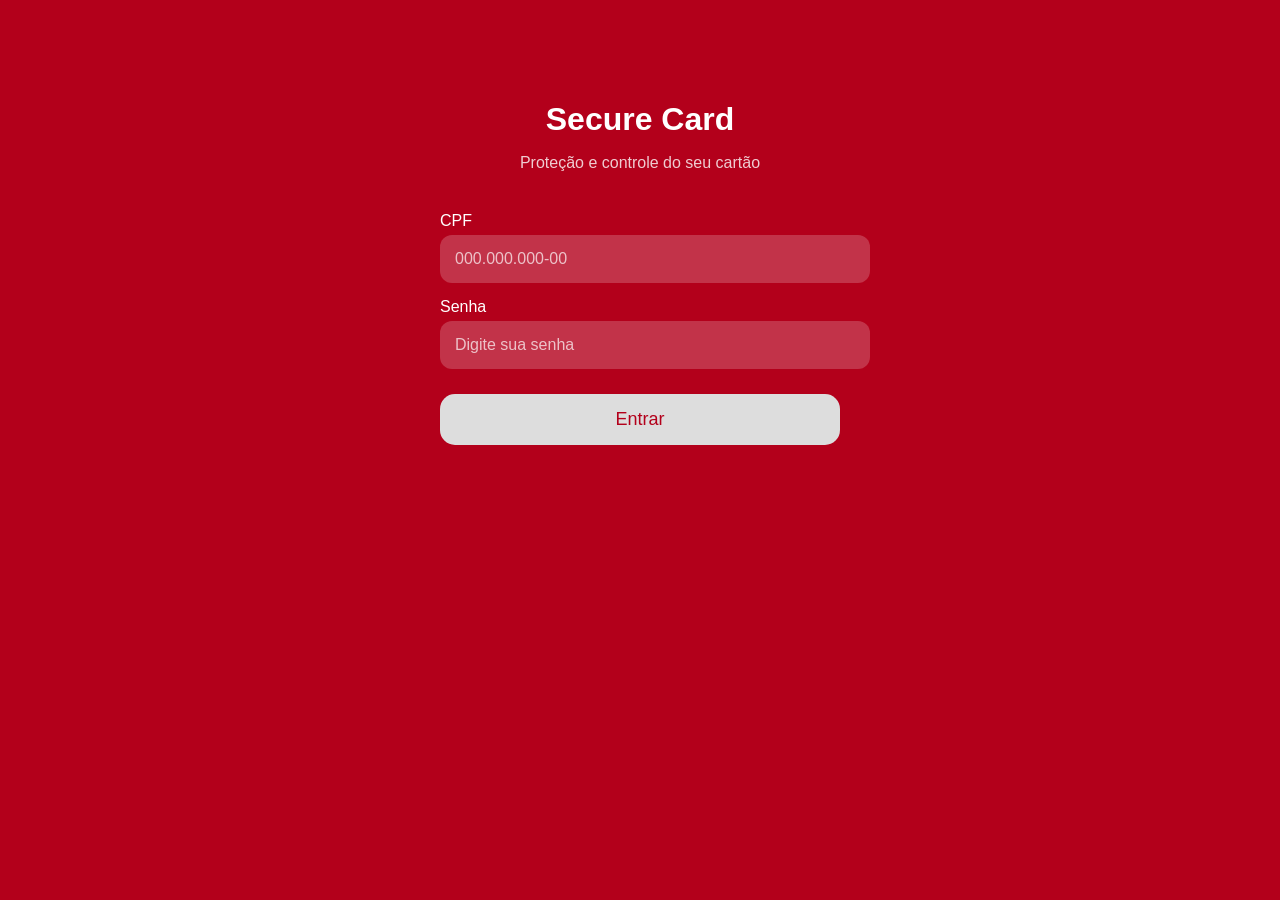
<file: src/main/resources/static/index.html>
<!DOCTYPE html>
<html lang="pt-br">
<head>
    <meta charset="UTF-8">
    <meta name="viewport" content="width=device-width, initial-scale=1.0">
    <title>Login</title>
    <link rel="stylesheet" href="style.css">
</head>
<body>
    <div class="container">
    <h1>Secure Card</h1>
    <p class="subtitle">Proteção e controle do seu cartão</p>

    <form onsubmit="validarLogin(event)">

    <label>CPF</label>
    <input type="text" id="cpf" placeholder="000.000.000-00" maxlength="14" required>

    <label>Senha</label>
    <div class="password-box">
        <input type="password" id="senha" placeholder="Digite sua senha" required minlength="4" maxlength="14">
        <span onclick="toggleSenha()"></span>
    </div>

    <button type="submit">Entrar</button>

</form>
</div>
<script src="script.js"></script>
</body>
</html>
</file>
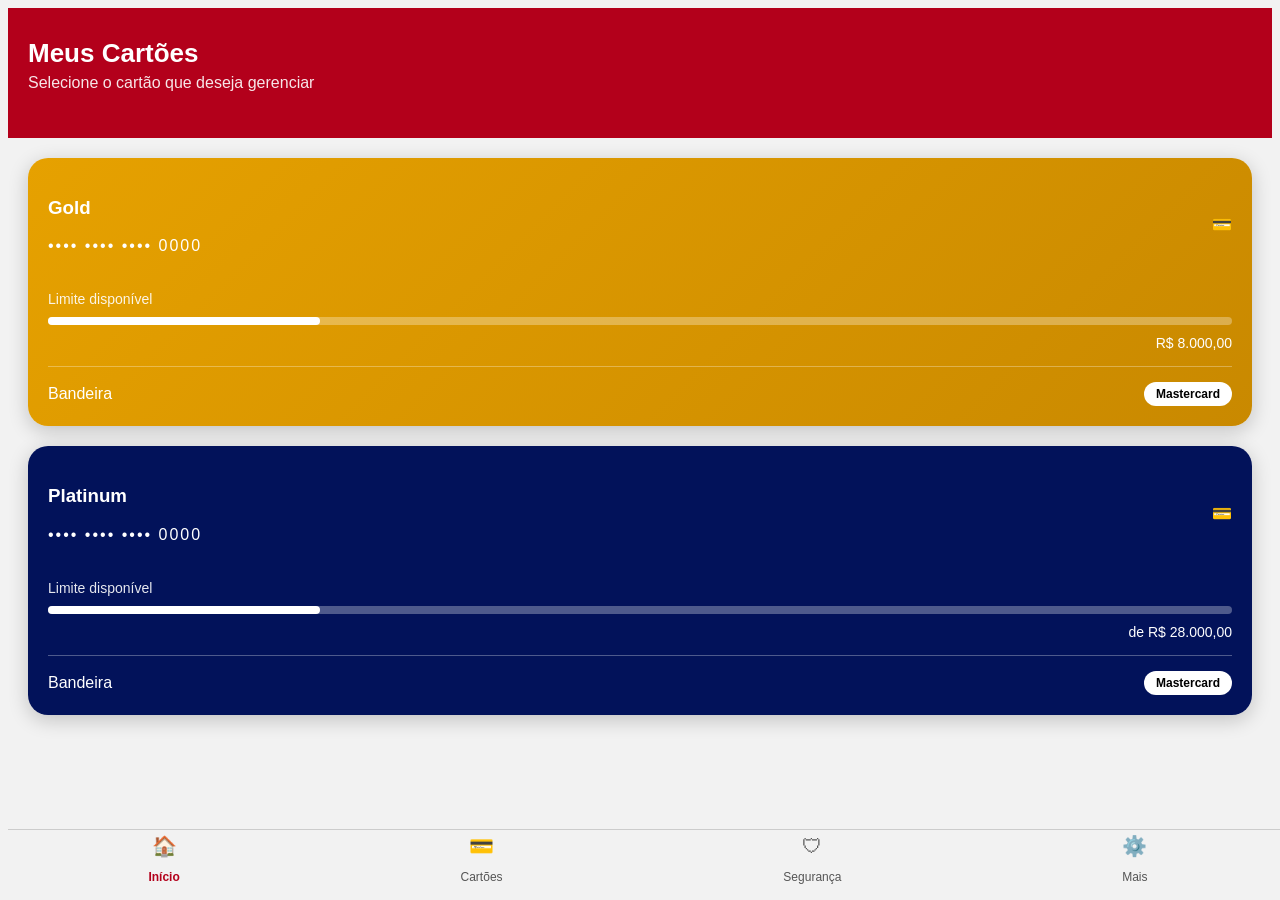
<file: src/main/resources/static/cartoes.html>
<!DOCTYPE html>
<html lang="pt-br">
<head>
    <meta charset="UTF-8">
    <meta name="viewport" content="width=device-width, initial-scale=1.0">
    <title>Cartões</title>
    <link rel="stylesheet" href="cartoes.css">
</head>
<body>
    <div class="topo-cartoes">
    <h1>Meus Cartões</h1>
    <p>Selecione o cartão que deseja gerenciar</p>
</div>
    <div class="cartao">
    <div class="cartao-pro"onclick="selecionarCartaoCredito('5678')()">

    <div class="topo">
        <div>
            <h3>Gold</h3>
            <p class="numero" id="cartao-gold">•••• •••• •••• 0000</p>
        </div>
        <div class="icone">💳</div>
    </div>

    <div class="limite">
        <div class="limite-topo">
            <span>Limite disponível</span>
            <span></span>
        </div>

        <div class="barra">
            <div class="progresso"></div>
        </div>

        <div class="valores">
            <strong></strong>
            <span>R$ 8.000,00</span>
        </div>
    </div>

    <hr>

    <div class="rodape">
        <span>Bandeira</span>
        <div class="tag">Mastercard</div>
    </div>
    </div>
    <div class="cartao-pro2"onclick="selecionarCartaoCredito('1245')()">

    <div class="topo2">
        <div>
            <h3>Platinum</h3>
            <p class="numero2" id="cartao-platinum">•••• •••• •••• 0000</p>
        </div>
        <div class="icone">💳</div>
    </div>

    <div class="limite2">
        <div class="limite-topo2">
            <span>Limite disponível</span>
            <span></span>
        </div>

        <div class="barra2">
            <div class="progresso2"></div>
        </div>

        <div class="valores2">
            <strong></strong>
            <span>de R$ 28.000,00</span>
        </div>
    </div>

    <hr>

    <div class="rodape2">
        <span>Bandeira</span>
        <div class="tag2">Mastercard</div>
    </div>

</div></div>
<div class="footer">
    <div class="item ativo" onclick="irPara('inicio')">
        <span>🏠</span>
        <p>Início</p>
    </div>

    <div class="item" onclick="irPara('cartoes')">
        <span>💳</span>
        <p>Cartões</p>
    </div>

    <div class="item" onclick="irPara('seguranca')">
        <span>🛡</span>
        <p>Segurança</p>
    </div>
    <div class="item" onclick="irPara('Mais')">
        <span>⚙️</span>
        <p>Mais</p>
    </div>
</div>
    <script src="cartoes.js"></script>
</body>
</html>
</file>
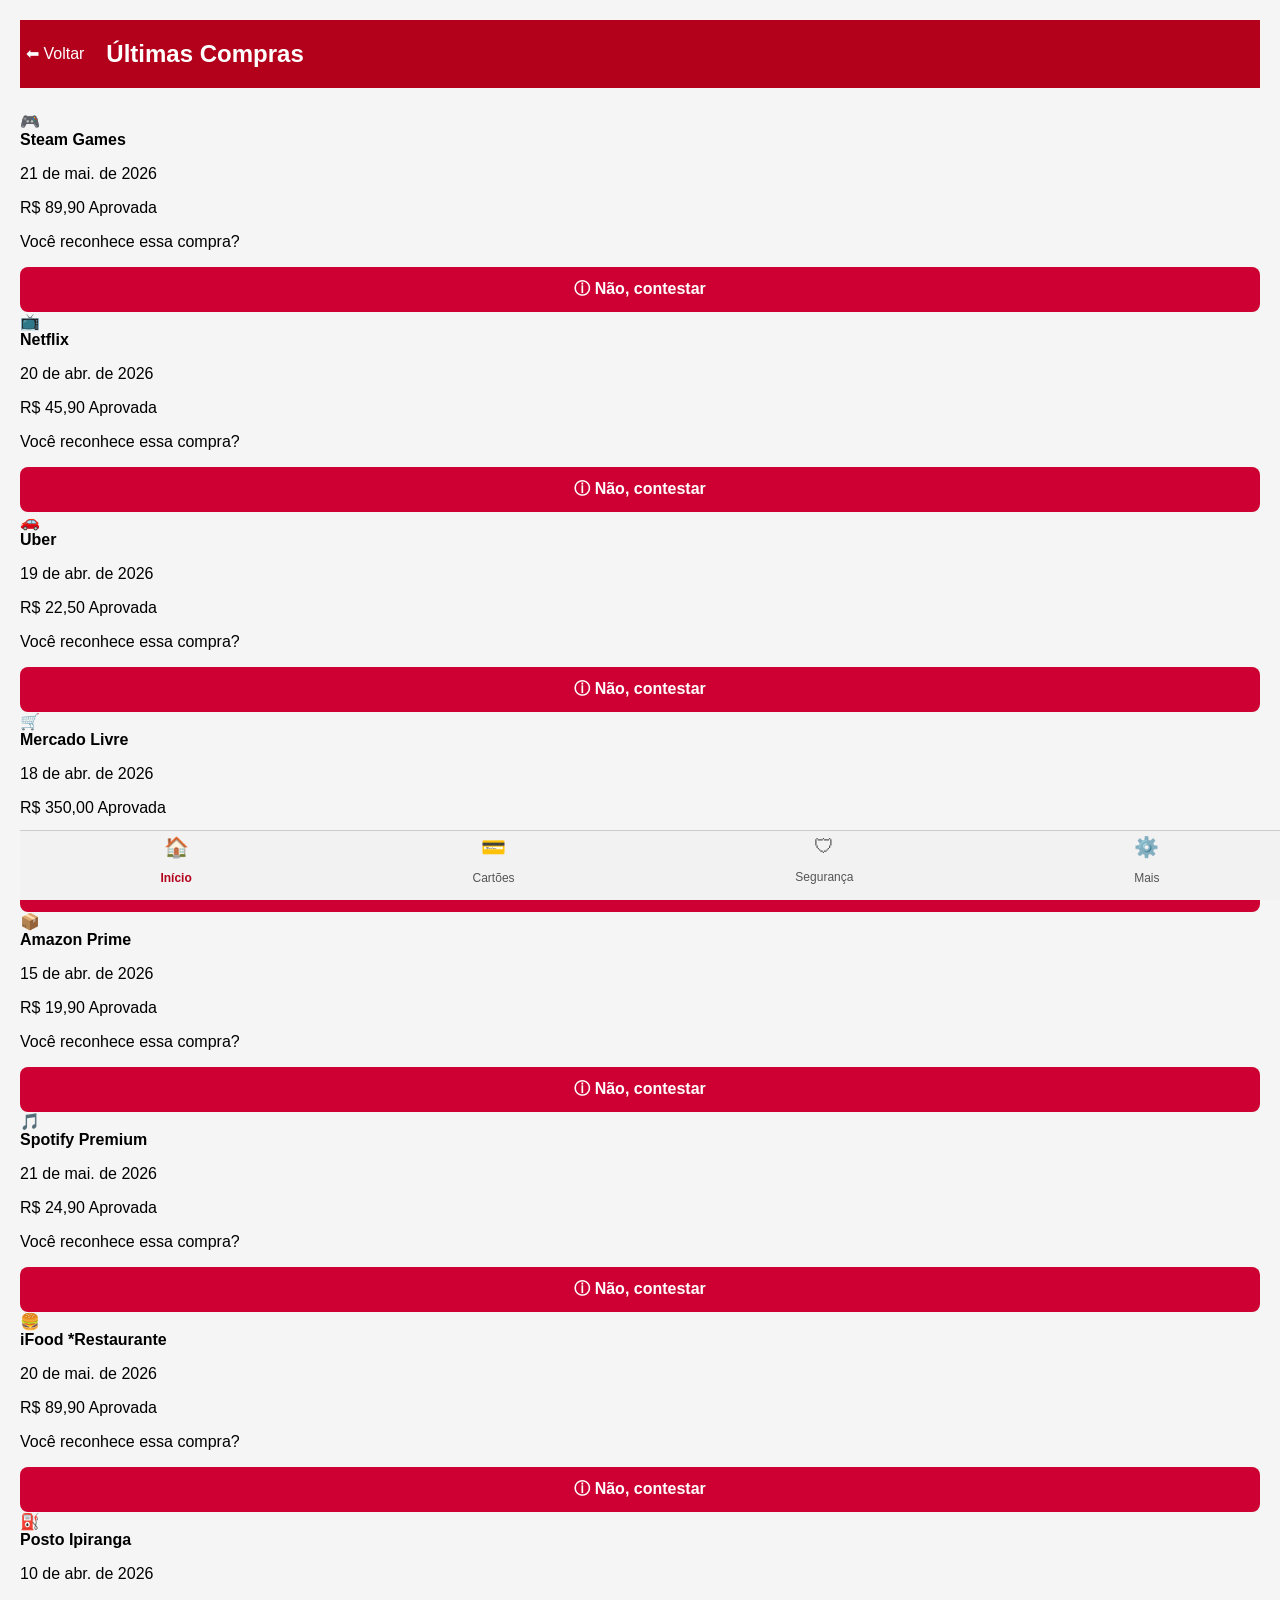
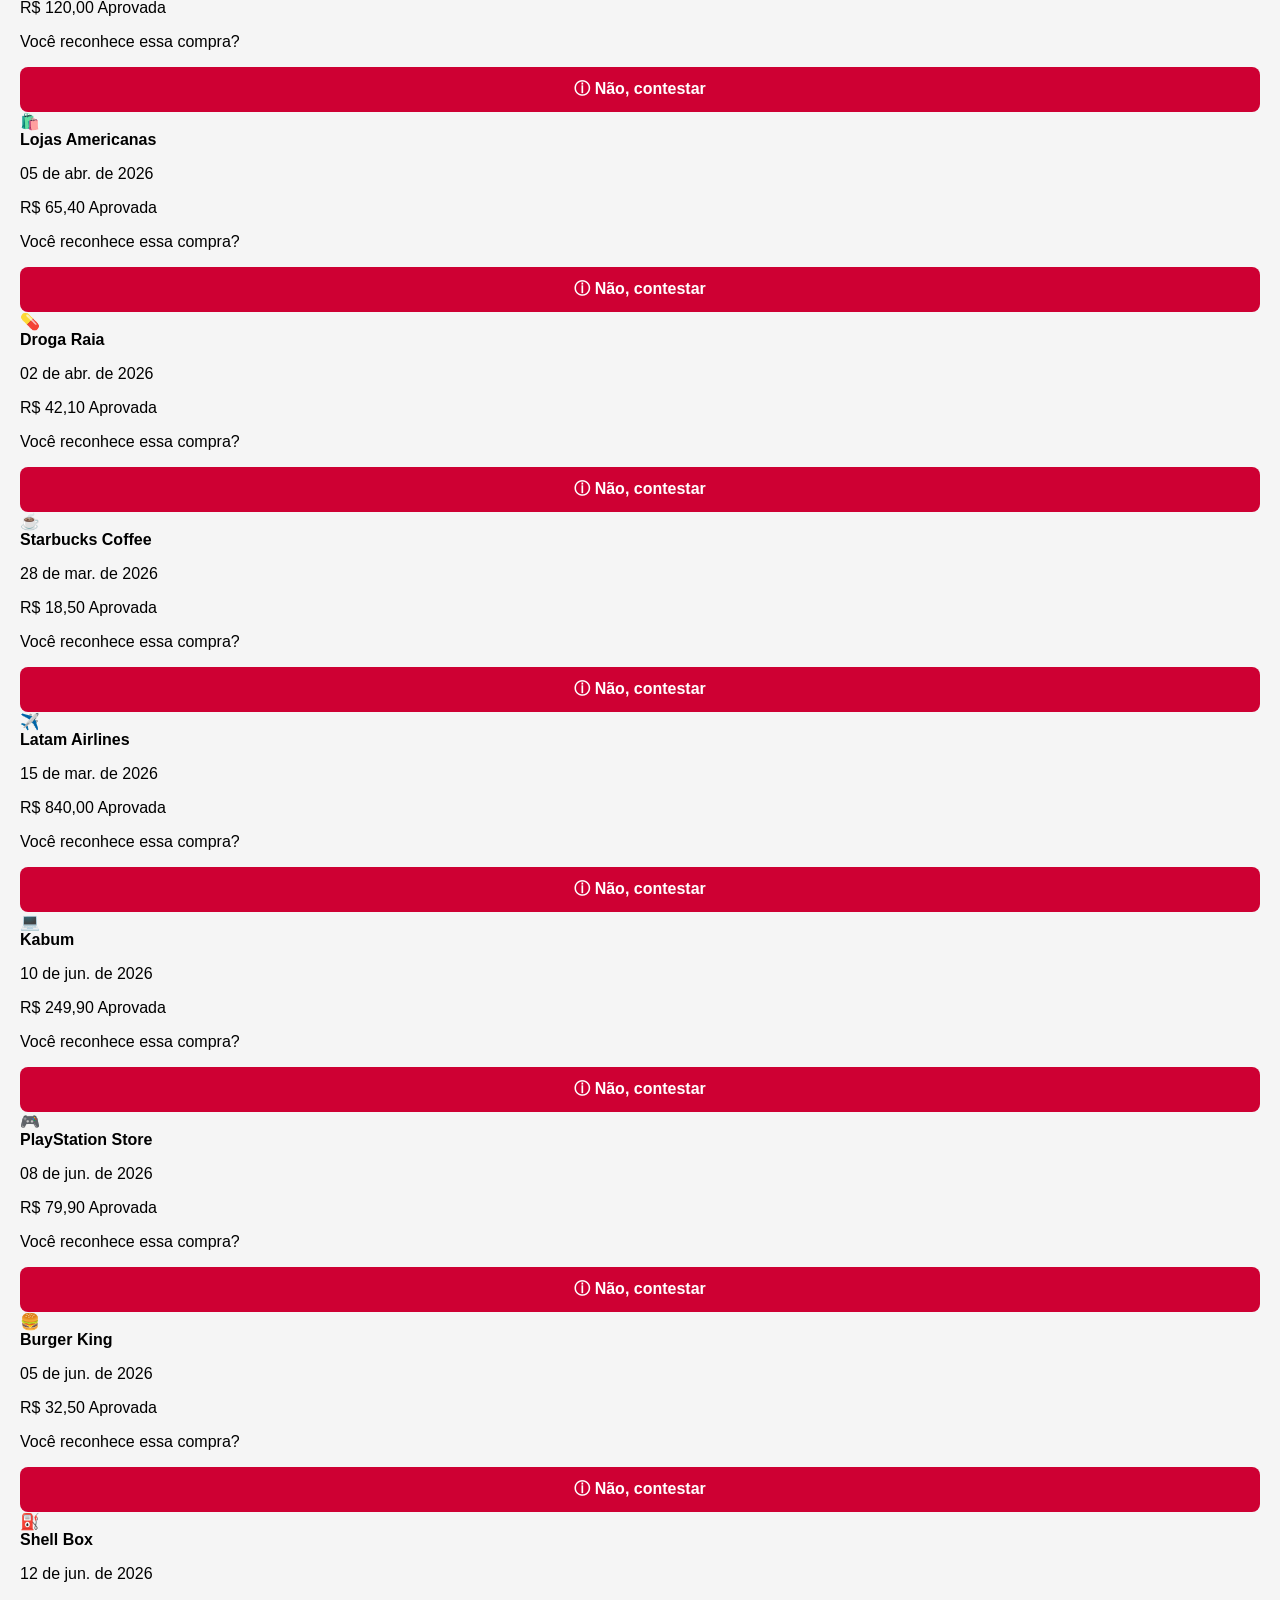
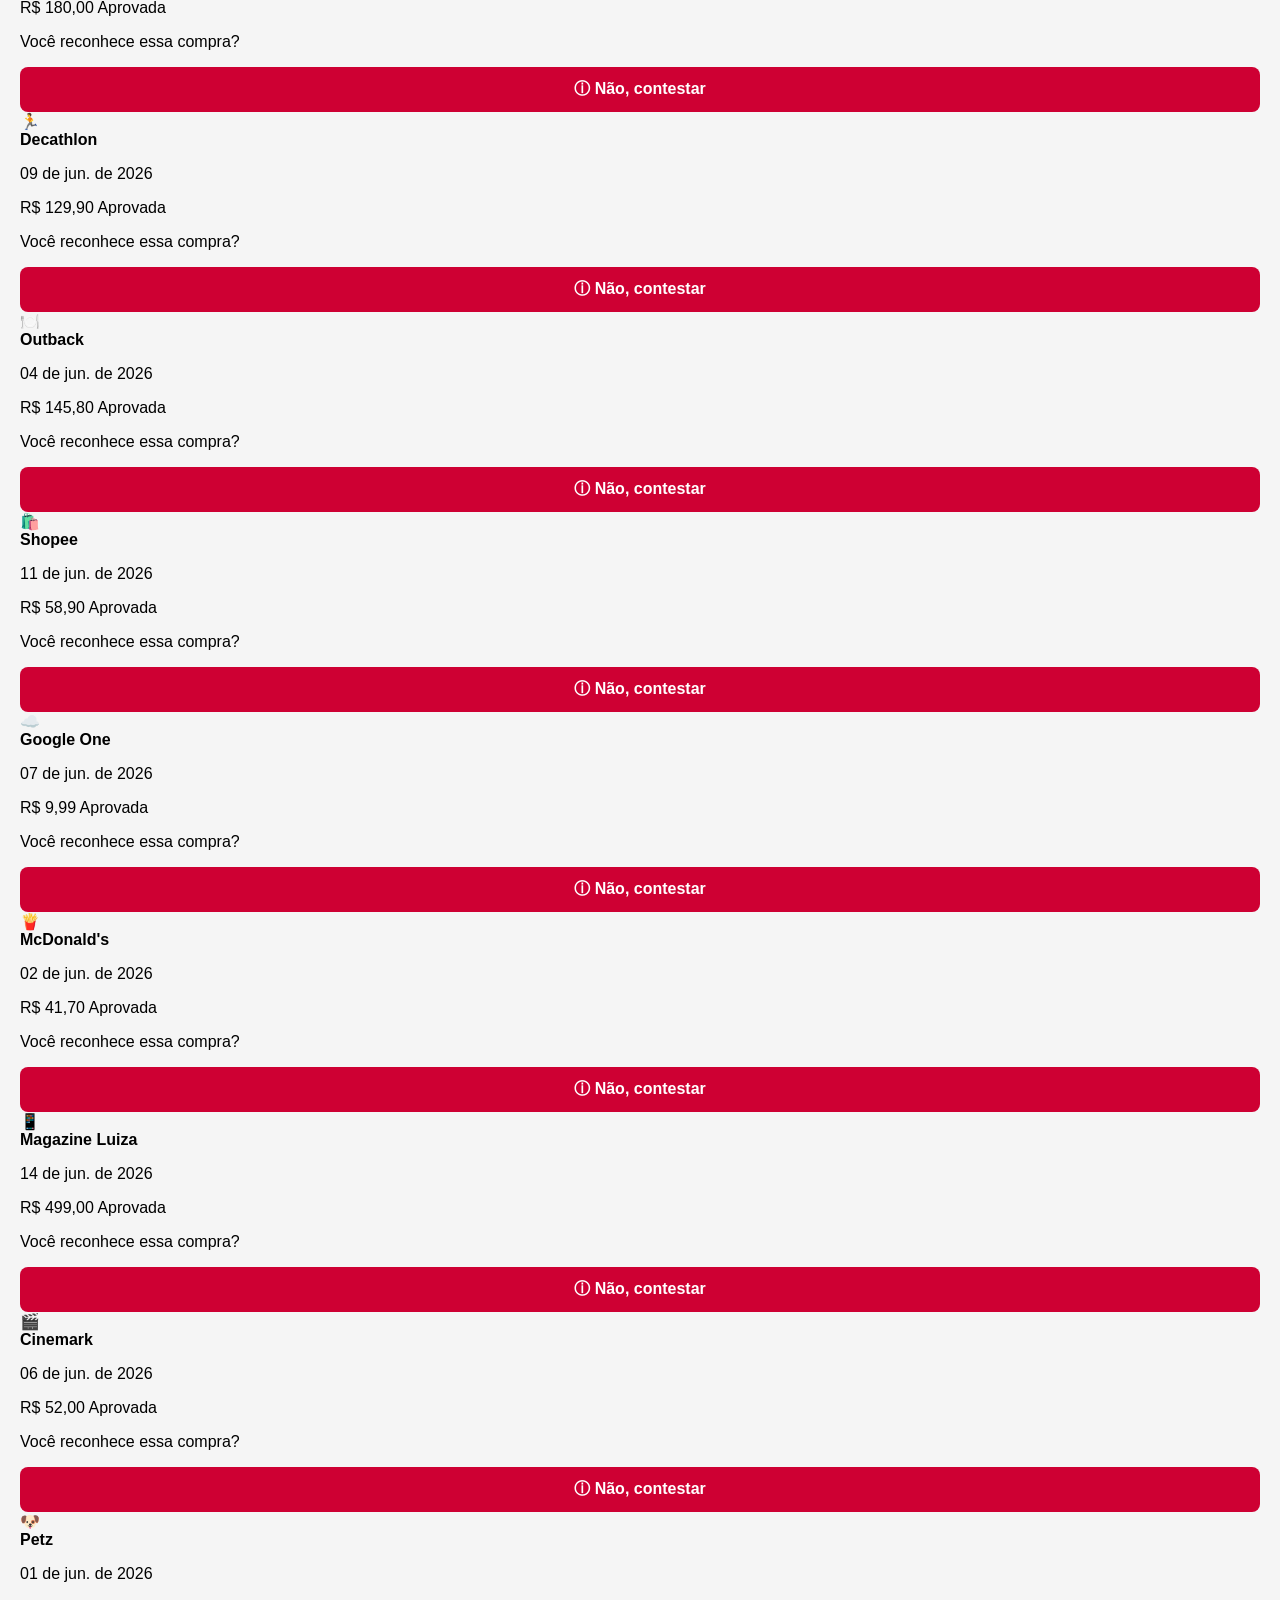
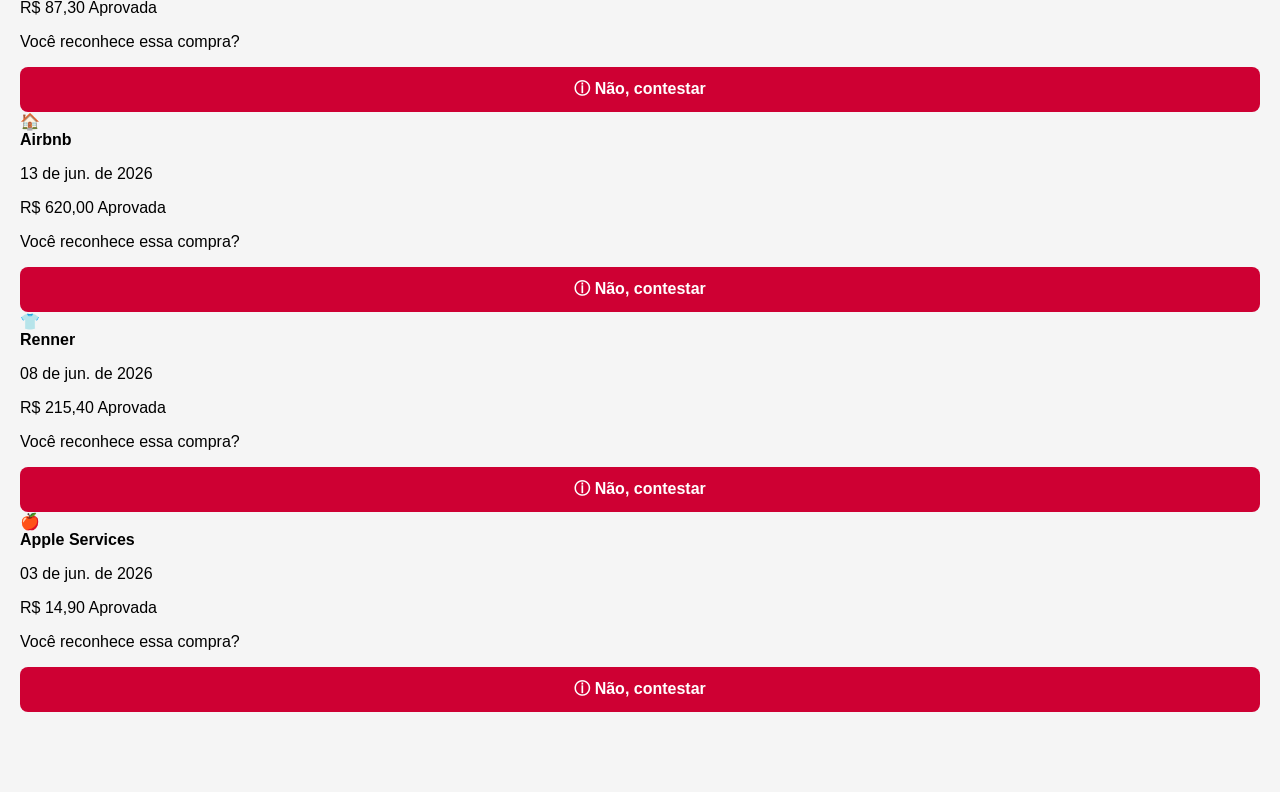
<file: src/main/resources/static/compras.html>
<!DOCTYPE html>
<html lang="pt-br">
<head>
    <meta charset="UTF-8">
    <meta name="viewport" content="width=device-width, initial-scale=1.0">
    <title>Histórico de Compras</title>
    <link rel="stylesheet" href="compras.css">
</head>
<body>
    <div class="topo-pagina">
        <button class="btn-voltar" onclick="window.history.back()">⬅ Voltar</button>
        <h2>Últimas Compras</h2>
    </div>
        <main class="container">
    <div id="lista-de-compras-container">
        </div>
        </main>

    </div>
    <div class="footer">
    <div class="item ativo" onclick="irPara('inicio')">
        <span>🏠</span>
        <p>Início</p>
    </div>

    <div class="item" onclick="irPara('cartoes')">
        <span>💳</span>
        <p>Cartões</p>
    </div>

    <div class="item" onclick="irPara('seguranca')">
        <span>🛡</span>
        <p>Segurança</p>
    </div>
    <div class="item" onclick="irPara('Mais')">
        <span>⚙️</span>
        <p>Mais</p>
    </div>
   
</div>
 <script src="dadosCompras.js"></script>
 <script src="compras.js"></script>
</body>
</html>
</file>
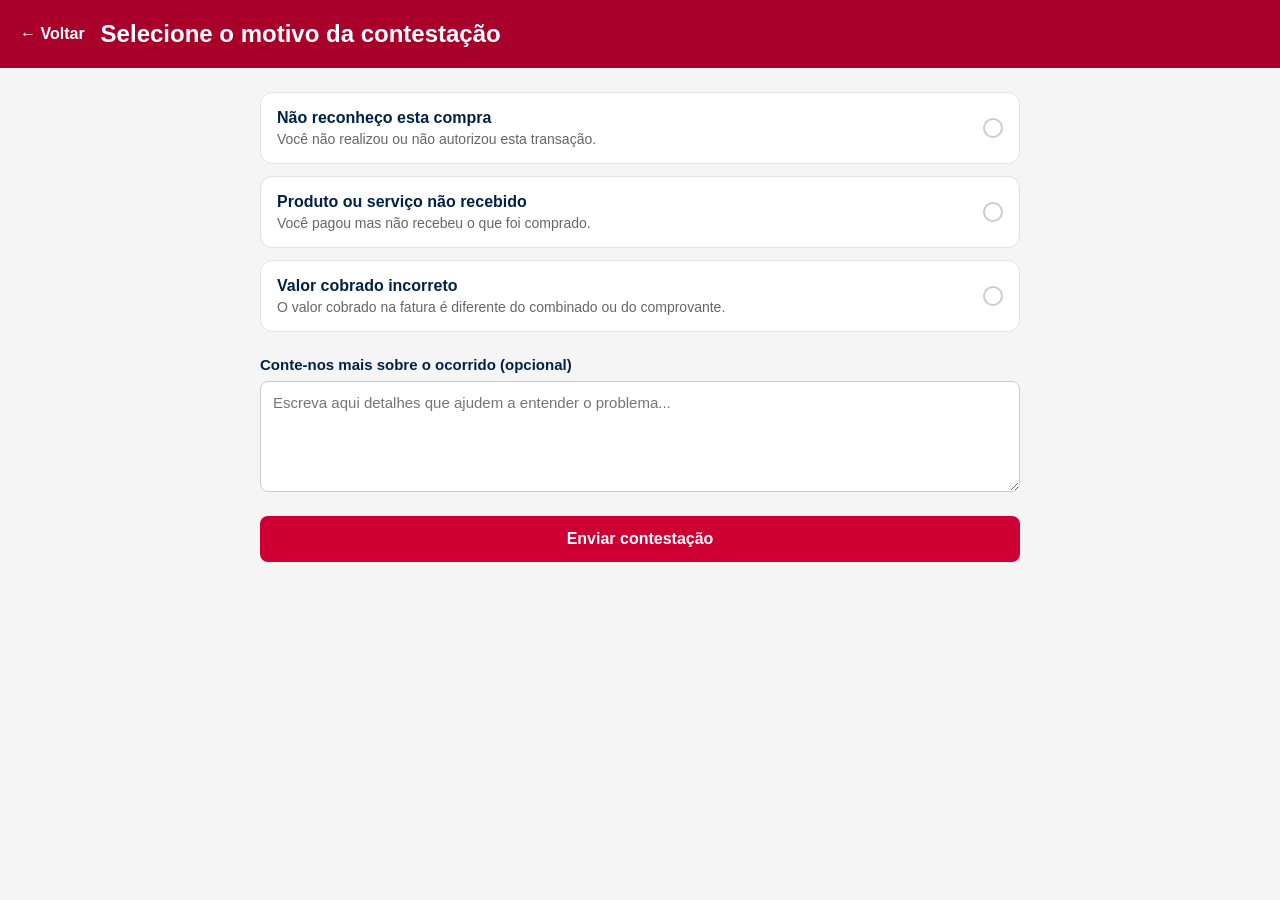
<file: src/main/resources/static/contestar.html>
<!DOCTYPE html>
<html lang="pt-br">
<head>
    <meta charset="UTF-8">
    <meta name="viewport" content="width=device-width, initial-scale=1.0">
    <title>Contestar Compra</title>
    <link rel="stylesheet" href="contestar.css">
</head>
<body>
    
    <header class="topo-pagina">
        <button class="btn-voltar" onclick="window.history.back()">← Voltar</button>
        <h2>Selecione o motivo da contestação</h2>
    </header>

    <main class="container">
        <div class="lista-opcoes">
            
            <div class="opcao-card" onclick="selecionarOpcao(this)">
                <div class="opcao-conteudo">
                    <h3>Não reconheço esta compra</h3>
                    <p>Você não realizou ou não autorizou esta transação.</p>
                </div>
                <div class="checkbox-custom"></div>
            </div>

            <div class="opcao-card" onclick="selecionarOpcao(this)">
                <div class="opcao-conteudo">
                    <h3>Produto ou serviço não recebido</h3>
                    <p>Você pagou mas não recebeu o que foi comprado.</p>
                </div>
                <div class="checkbox-custom"></div>
            </div>

            <div class="opcao-card" onclick="selecionarOpcao(this)">
                <div class="opcao-conteudo">
                    <h3>Valor cobrado incorreto</h3>
                    <p>O valor cobrado na fatura é diferente do combinado ou do comprovante.</p>
                </div>
                <div class="checkbox-custom"></div>
            </div>

        </div>

        <div class="detalhes-container">
            <label for="descricao-ocorrido">Conte-nos mais sobre o ocorrido (opcional)</label>
            <textarea 
                id="descricao-ocorrido" 
                placeholder="Escreva aqui detalhes que ajudem a entender o problema..." 
                rows="5"
            ></textarea>
        </div>

        <button class="btn-enviar" onclick="enviarContestacao()">Enviar contestação</button>
    </main>

    <script src="dadosCompras.js"></script>
    <script src="contestar.js"></script>
</body>
</html>
</file>
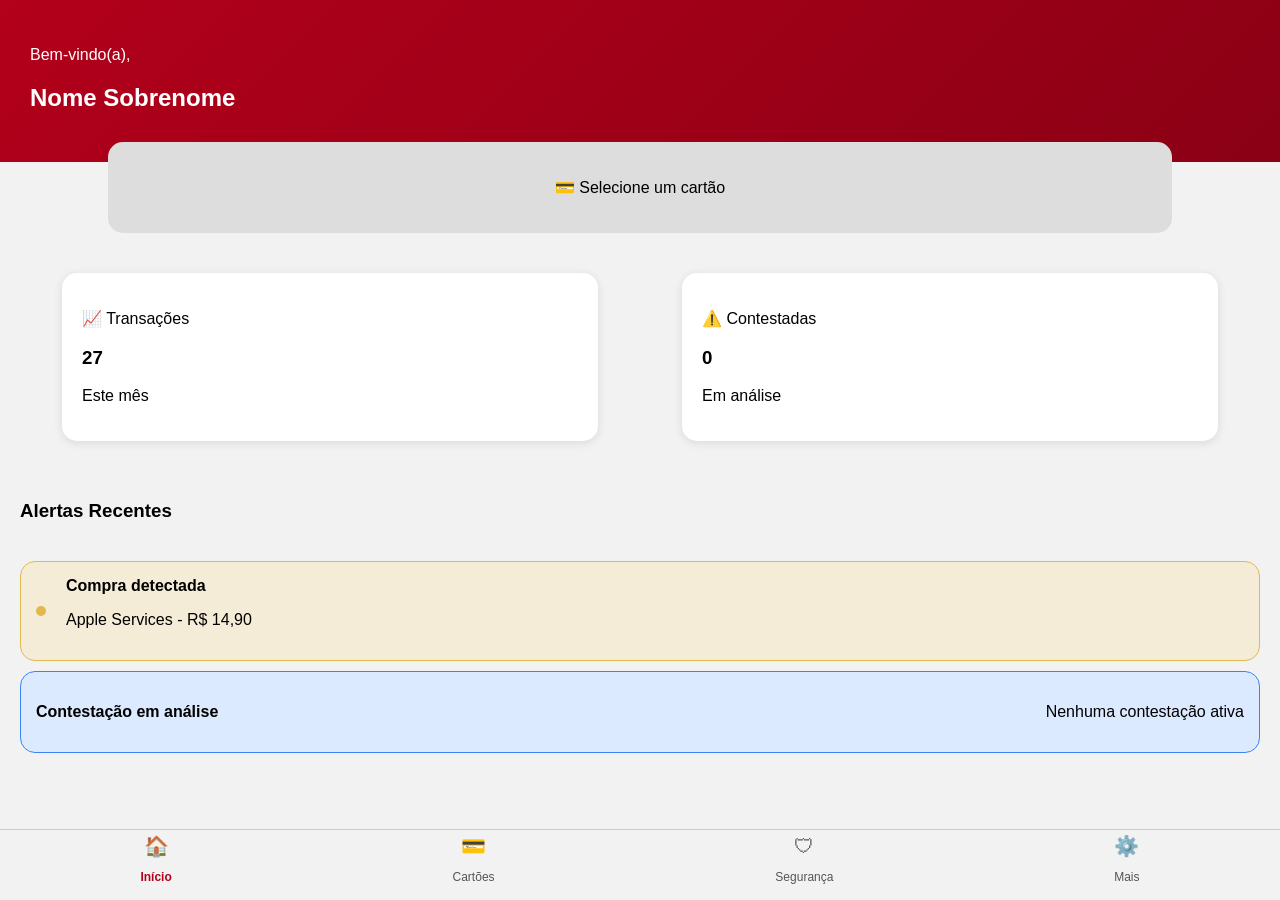
<file: src/main/resources/static/dashboard.html>
<!DOCTYPE html>
<html lang="pt-br">
<head>
    <meta charset="UTF-8">
    <meta name="viewport" content="width=device-width, initial-scale=1.0">
    <title>Dashboard</title>
     <link rel="stylesheet" href="dashboard.css">
</head>
<body>
    <div class="topo">
    <p>Bem-vindo(a),</p>
    <h2 id="nomeUsuario">Nome Sobrenome</h2>
</div>

<div class="cartao-select" onclick="selecionarCartao()">
    <p>💳 Selecione um cartão</p>
</div>

<div class="cards">
    <div class="card" onclick="irPara('compras')" style="cursor: pointer;">
        <p>📈 Transações</p>
        <h3 id="qtd-transacoes">0</h3> <p>Este mês</p>
    </div>
    <div class="card">
        <p>⚠️ Contestadas</p>
        <h3 id="qtd-contestadas">0</h3> <p>Em análise</p>
    </div>
</div>
<div class="alertas-header">
    <h3>Alertas Recentes</h3>
</div>
<div class="alerta alerta-amarelo" onclick="irPara('compras')">
    <div class="dot amarelo"></div>
    <div class="conteudo">
        <strong>Compra detectada</strong>
       <p id="dados-compra-recente">Carregando última compra...</p>
    </div>
    <div class="seta"></div>
</div>
<div class="alerta alerta-azul" onclick="abrirListaProtocolos()" style="cursor: pointer;">
    <strong>Contestação em análise</strong>
    <p id="status-contestações">Nenhuma contestação ativa</p>
</div>

<div id="modal-protocolos" class="modal-protocolos" style="display: none;">
    <div class="modal-conteudo">
        <div class="modal-topo">
            <h3>Seus Protocolos em Análise</h3>
            <button onclick="fecharListaProtocolos()" class="btn-fechar">X</button>
        </div>
        <ul id="lista-protocolos-ul"></ul>
    </div>
</div>
    <div class="seta"></div>
</div>
<div class="footer">
    <div class="item ativo" onclick="irPara('inicio')">
        <span>🏠</span>
        <p>Início</p>
    </div>

    <div class="item" onclick="irPara('cartoes')">
        <span>💳</span>
        <p>Cartões</p>
    </div>

    <div class="item" onclick="irPara('seguranca')">
        <span>🛡</span>
        <p>Segurança</p>
    </div>
    <div class="item" onclick="irPara('Mais')">
        <span>⚙️</span>
        <p>Mais</p>
    </div>
   
</div>
<script src="dadosCompras.js"></script>
<script src="dashboard.js"></script>
</body>
</html>
</file>
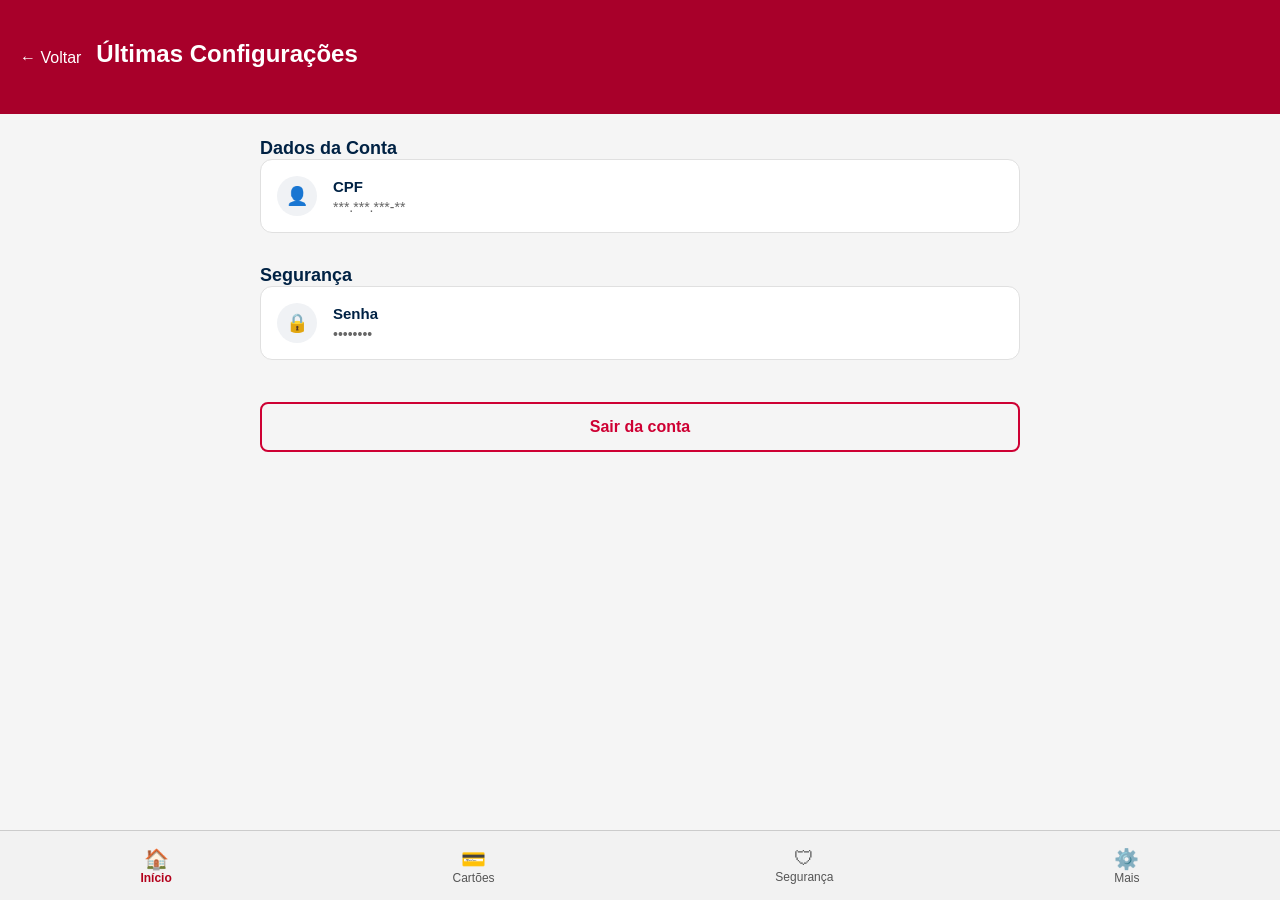
<file: src/main/resources/static/Mais.html>
<!DOCTYPE html>
<html lang="pt-br">
<head>
    <meta charset="UTF-8">
    <meta name="viewport" content="width=device-width, initial-scale=1.0">
    <title>Mais</title>
    <link rel="stylesheet" href="Mais.css">
</head>
<body>
   <header class="topo-config">
    <div class="alinhamento-topo">
        <a href="javascript:history.back()" class="btn-voltar">← Voltar</a>
        <h1>Últimas Configurações</h1> 
    </div>
    </header>

    <main class="conteudo">
        <section class="secao">
            <h2>Dados da Conta</h2>
            <div class="cartao-dado">
                <div class="icone">👤</div>
                <div class="info">
                    <span class="titulo">CPF</span>
                    <span class="valor" id="cpf-tela">***.***.***-**</span>
                </div>
            </div>
        </section>

        <section class="secao">
            <h2>Segurança</h2>
            <div class="cartao-dado">
                <div class="icone">🔒</div>
                <div class="info">
                    <span class="titulo">Senha</span>
                    <span class="valor">••••••••</span>
                </div>
            </div>
        </section>

        <button class="btn-sair" onclick="sairDaConta()">Sair da conta</button>
    </main>
    <div class="footer">
    <div class="item ativo" onclick="irPara('inicio')">
        <span>🏠</span>
        <p>Início</p>
    </div>

    <div class="item" onclick="irPara('cartoes')">
        <span>💳</span>
        <p>Cartões</p>
    </div>

    <div class="item" onclick="irPara('seguranca')">
        <span>🛡</span>
        <p>Segurança</p>
    </div>
    <div class="item" onclick="irPara('Mais')">
        <span>⚙️</span>
        <p>Mais</p>
    </div>
   
</div>
    <script src="Mais.js"></script>
</body>
</html>
</file>
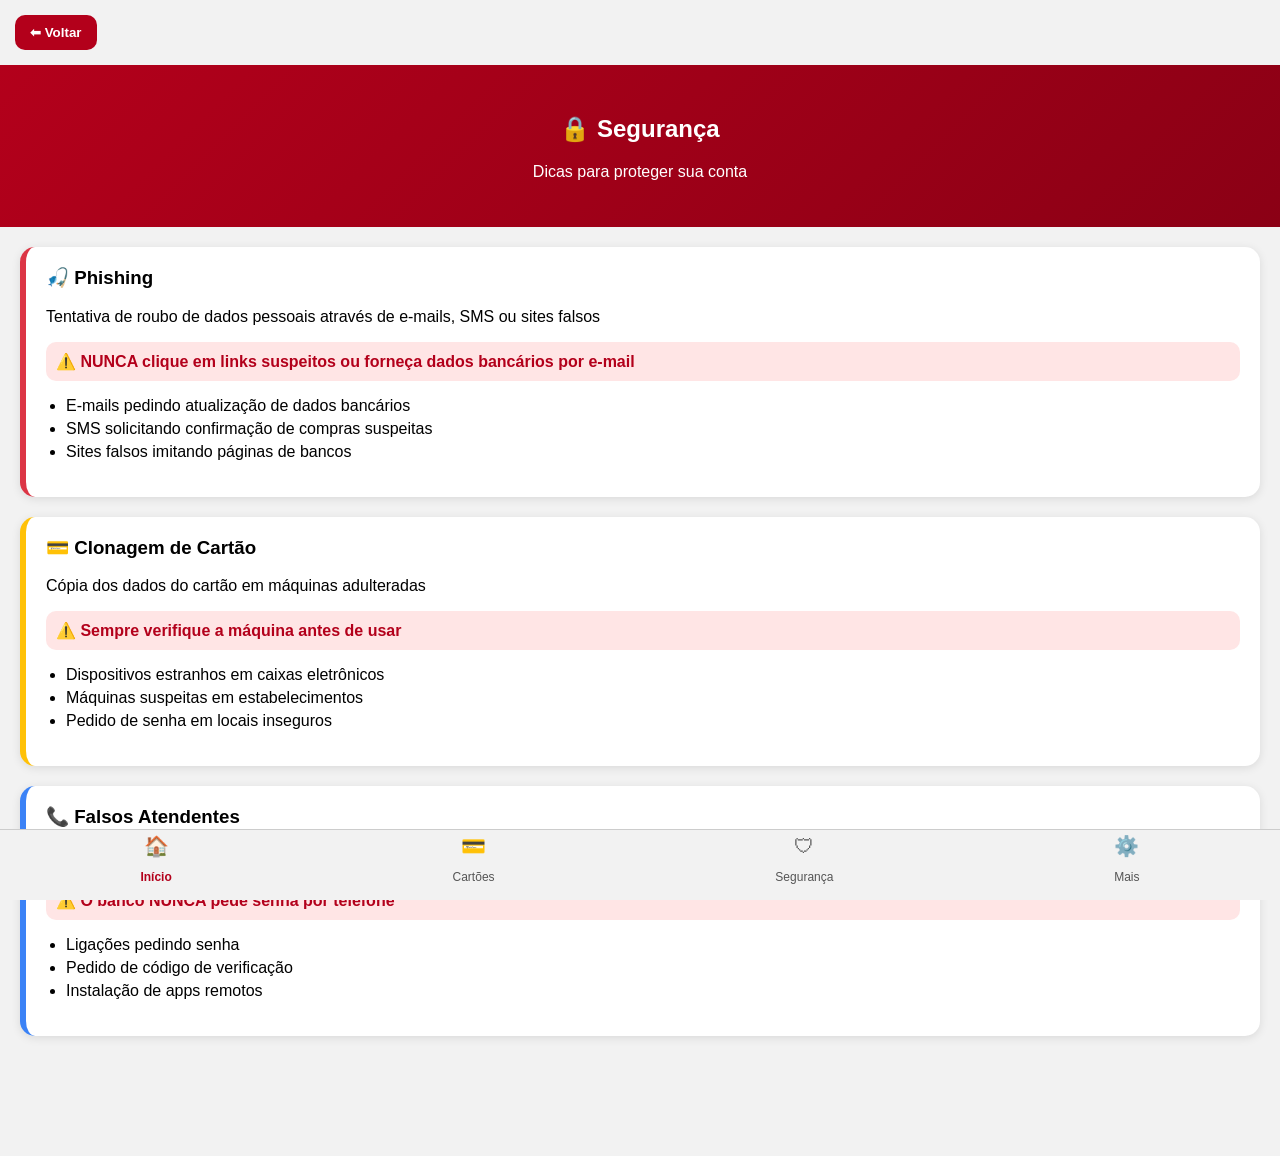
<file: src/main/resources/static/seguranca.html>
<!DOCTYPE html>
<html lang="pt-br">
<head>
    <meta charset="UTF-8">
    <meta name="viewport" content="width=device-width, initial-scale=1.0">
    <title>Segurança</title>
     <link rel="stylesheet" href="seguranca.css">
</head>
<body>
    <button class="btn-voltar" onclick="voltarPagina()">⬅ Voltar</button>
    <div class="topo">
    <h2>🔒 Segurança</h2>
    <p>Dicas para proteger sua conta</p>
</div>

<div class="container">

    <!-- PHISHING -->
    <div class="card perigo">
        <h3>🎣 Phishing</h3>
        <p>Tentativa de roubo de dados pessoais através de e-mails, SMS ou sites falsos</p>

        <div class="alerta">⚠️ NUNCA clique em links suspeitos ou forneça dados bancários por e-mail</div>

        <ul>
            <li>E-mails pedindo atualização de dados bancários</li>
            <li>SMS solicitando confirmação de compras suspeitas</li>
            <li>Sites falsos imitando páginas de bancos</li>
        </ul>
    </div>

    <!-- CLONAGEM -->
    <div class="card alerta-card">
        <h3>💳 Clonagem de Cartão</h3>
        <p>Cópia dos dados do cartão em máquinas adulteradas</p>

        <div class="alerta">⚠️ Sempre verifique a máquina antes de usar</div>

        <ul>
            <li>Dispositivos estranhos em caixas eletrônicos</li>
            <li>Máquinas suspeitas em estabelecimentos</li>
            <li>Pedido de senha em locais inseguros</li>
        </ul>
    </div>

    <!-- FALSOS ATENDENTES -->
    <div class="card info">
        <h3>📞 Falsos Atendentes</h3>
        <p>Golpistas se passam por funcionários do banco</p>

        <div class="alerta">⚠️ O banco NUNCA pede senha por telefone</div>

        <ul>
            <li>Ligações pedindo senha</li>
            <li>Pedido de código de verificação</li>
            <li>Instalação de apps remotos</li>
        </ul>
    </div>

</div>
<div class="footer">
    <div class="item ativo" onclick="irPara('inicio')">
        <span>🏠</span>
        <p>Início</p>
    </div>

    <div class="item" onclick="irPara('cartoes')">
        <span>💳</span>
        <p>Cartões</p>
    </div>

    <div class="item" onclick="irPara('seguranca')">
        <span>🛡</span>
        <p>Segurança</p>
    </div>
    <div class="item" onclick="irPara('Mais')">
        <span>⚙️</span>
        <p>Mais</p>
    </div>
   
</div>
<script src="seguranca.js"></script>
</body>
</html>
</file>
<file: src/main/resources/static/style.css>
body {
    margin: 0;
    font-family: Arial, sans-serif;
    background: linear-gradient(135deg, #b3001b,#b3001b);
    color: white;
}

.container {
    width: 100%;
    max-width: 400px;
    margin: auto;
    text-align: center;
    padding-top: 80px;
}

h1 {
    margin-bottom: 5px;
}

.subtitle {
    margin-bottom: 40px;
    opacity: 0.8;
}

form {
    text-align: left;
}

label {
    display: block;
    margin-bottom: 5px;
    margin-top: 15px;
}

input {
    width: 100%;
    padding: 15px;
    border-radius: 12px;
    border: none;
    background: rgba(255,255,255,0.2);
    color: white;
    font-size: 16px;
    outline: none;
}

input::placeholder {
    color: rgba(255,255,255,0.7);
}

.password-box {
    position: relative;
}

.password-box span {
    position: absolute;
    right: 15px;
    top: 50%;
    transform: translateY(-50%);
    cursor: pointer;
}

button {
    width: 100%;
    padding: 15px;
    margin-top: 25px;
    border: none;
    border-radius: 15px;
    background: #ddd;
    color: #b3001b;
    font-size: 18px;
    cursor: pointer;
}
.divider {
    margin-top: 40px;
    text-align: center;
    opacity: 0.7;
}
</file>
<file: src/main/resources/static/cartoes.css>
body {
    background: #f2f2f2;
    font-family: Arial, sans-serif;
}
.topo-cartoes {
    background: linear-gradient(135deg, #b3001b,#b3001b);
    color: white;
    padding: 30px 20px;
}

.topo-cartoes h1 {
    margin: 0;
    font-size: 26px;
}

.topo-cartoes p {
    margin-top: 5px;
    opacity: 0.9;
}

.cartao-pro {
    background: linear-gradient(135deg, #e6a100, #c98900);
    color: white;

    border-radius: 20px;
    padding: 20px;
    margin: 20px;

    box-shadow: 0px 5px 20px rgba(0,0,0,0.2);
    font-family: Arial, sans-serif;
}

/* TOPO */
.topo {
    display: flex;
    justify-content: space-between;
    align-items: center;
}

.numero {
    letter-spacing: 2px;
    margin-top: 5px;
}

/* LIMITE */
.limite {
    margin-top: 20px;
}

.limite-topo {
    display: flex;
    justify-content: space-between;
    font-size: 14px;
    opacity: 0.9;
}

/* BARRA */
.barra {
    width: 100%;
    height: 8px;
    background: rgba(255,255,255,0.3);
    border-radius: 10px;
    margin: 10px 0;
}

.progresso {
    width: 23%; /* muda conforme uso */
    height: 100%;
    background: white;
    border-radius: 10px;
}

/* VALORES */
.valores {
    display: flex;
    justify-content: space-between;
    font-size: 14px;
}

/* DIVISÃO */
hr {
    border: none;
    height: 1px;
    background: rgba(255,255,255,0.3);
    margin: 15px 0;
}

/* RODAPÉ */
.rodape {
    display: flex;
    justify-content: space-between;
    align-items: center;
}

.tag {
    background: white;
    color: black;
    padding: 5px 12px;
    border-radius: 15px;
    font-weight: bold;
    font-size: 12px;
}
.cartao-pro2 {
    background: linear-gradient(135deg, #02125a, #02125a);
    color: white;

    border-radius: 20px;
    padding: 20px;
    margin: 20px;

    box-shadow: 0px 5px 20px rgba(0,0,0,0.2);
    font-family: Arial, sans-serif;
}

/* TOPO */
.topo2 {
    display: flex;
    justify-content: space-between;
    align-items: center;
}

.numero2 {
    letter-spacing: 2px;
    margin-top: 5px;
}

/* LIMITE */
.limite2 {
    margin-top: 20px;
}

.limite-topo2 {
    display: flex;
    justify-content: space-between;
    font-size: 14px;
    opacity: 0.9;
}

/* BARRA */
.barra2 {
    width: 100%;
    height: 8px;
    background: rgba(255,255,255,0.3);
    border-radius: 10px;
    margin: 10px 0;
}

.progresso2 {
    width: 23%; /* muda conforme uso */
    height: 100%;
    background: white;
    border-radius: 10px;
}

/* VALORES */
.valores2 {
    display: flex;
    justify-content: space-between;
    font-size: 14px;
}

/* DIVISÃO */
hr {
    border: none;
    height: 1px;
    background: rgba(255,255,255,0.3);
    margin: 15px 0;
}

/* RODAPÉ */
.rodape2 {
    display: flex;
    justify-content: space-between;
    align-items: center;
}

.tag2 {
    background: white;
    color: black;
    padding: 5px 12px;
    border-radius: 15px;
    font-weight: bold;
    font-size: 12px;
}
.cartao-pro {
    cursor: pointer;
    transition: 0.3s;
}

.cartao-pro:hover {
    transform: scale(1.05);
}
.cartao-pro2{
    cursor: pointer;
    transition: 0.3s;
}
.cartao-pro2:hover{
    transform: scale(1.05);
}
.footer {
    position: fixed;
    bottom: 0;
    width: 100%;
    height: 70px;
    background: #f2f2f2;
    display: flex;
    justify-content: space-around;
    align-items: center;
    border-top: 1px solid #ccc;
}

.item {
    text-align: center;
    font-size: 12px;
    color: #555;
    cursor: pointer;
}

.item span {
    font-size: 20px;
    display: block;
}

.item.ativo {
    color: #b3001b;
    font-weight: bold;
}
/*rodapé não esconde conteúdo*/
body {
    padding-bottom: 80px;
}
</file>
<file: src/main/resources/static/compras.css>
* {
    box-sizing: border-box;
    font-family: Arial, sans-serif;
}

body {
    background-color: #f5f5f5; 
    margin: 0;
    padding: 20px;
}

.topo-pagina {
    background-color: #b3001b;
    color:white;
    display: flex;
    align-items: center;
    margin-bottom: 24px;
    gap: 16px;
}

.btn-voltar {
    background: none;
    border:none;
    color: #ffffff;
    font-size: 16px;
    cursor: pointer;
}

.lista-compras {
    display: flex;
    flex-direction: column;
    gap: 16px;
    max-width: 800px;
    margin: 0 auto;
}

/* Estilo do Cartão de Compra */
.cartao-compra {
    background-color: #ffffff;
    border: 1px solid #e0e0e0;
    border-radius: 12px;
    padding: 16px;
    box-shadow: 0 2px 4px rgba(0,0,0,0.02);
}

.compra-info {
    display: flex;
    justify-content: space-between;
    align-items: center;
}

.compra-esq {
    display: flex;
    align-items: center;
    gap: 12px;
}

.icone-loja {
    background-color: #f0f2f5;
    font-size: 24px;
    padding: 12px;
    border-radius: 12px;
}

.detalhes h3 {
    margin: 0 0 4px 0;
    font-size: 16px;
    color: #002244; /* Azul escuro do texto "Netflix" */
}

.detalhes p {
    margin: 0;
    font-size: 14px;
    color: #666;
}

.compra-dir {
    display: flex;
    flex-direction: column;
    align-items: flex-end;
    gap: 6px;
}

.valor {
    font-size: 16px;
    font-weight: normal;
    color: #333;
}

.status {
    padding: 4px 12px;
    border-radius: 20px;
    font-size: 13px;
    font-weight: bold;
}

.status.aprovada {
    background-color: #d1f2e0; /* Verde claro */
    color: #0d8246; /* Verde escuro */
}

.status.pendente {
    background-color: #d1f2e0; /* verde claro */
    color: #0d8246; /*  escuro */
}

.divisor {
    border: none;
    border-top: 1px solid #eeeeee;
    margin: 16px 0;
}

/* Ação (Botão de Contestar) */
.compra-acao p {
    margin: 0 0 12px 0;
    font-size: 14px;
    color: #333;
}

.btn-contestar {
    width: 100%; /* Ocupa o espaço todo*/
    background-color: #ce0033; /* Vermelho forte */
    color: white;
    border: none;
    padding: 12px;
    border-radius: 8px;
    font-size: 16px;
    font-weight: bold;
    cursor: pointer;
    transition: background 0.2s;
}

.btn-contestar:hover {
    background-color: #a8002a;
}
.footer {
    position: fixed;
    bottom: 0;
    width: 100%;
    height: 70px;
    background: #f2f2f2;
    display: flex;
    justify-content: space-around;
    align-items: center;
    border-top: 1px solid #ccc;
}

.item {
    text-align: center;
    font-size: 12px;
    color: #555;
    cursor: pointer;
}

.item span {
    font-size: 20px;
    display: block;
}

.item.ativo {
    color: #b3001b;
    font-weight: bold;
}
/*rodapé não esconde conteúdo*/
body {
    padding-bottom: 80px;
}
</file>
<file: src/main/resources/static/contestar.css>
* {
    box-sizing: border-box;
    font-family: Arial, sans-serif;
    margin: 0;
    padding: 0;
}

body {
    background-color: #f5f5f5;
    padding-bottom: 40px;
}

.topo-pagina {
    background-color: #a8002a;
    color: white;
    padding: 20px;
    display: flex;
    align-items: center;
    gap: 16px;
    margin-bottom: 24px;
}

.btn-voltar {
    background: none;
    border: none;
    color: white;
    font-size: 16px;
    cursor: pointer;
    font-weight: bold;
}

.container {
    max-width: 800px;
    margin: 0 auto;
    padding: 0 20px;
}

.lista-opcoes {
    display: flex;
    flex-direction: column;
    gap: 12px;
    margin-bottom: 24px;
}

/* Card de opção padrão */
.opcao-card {
    background-color: white;
    border: 1px solid #e0e0e0;
    border-radius: 12px;
    padding: 16px;
    display: flex;
    justify-content: space-between;
    align-items: center;
    cursor: pointer;
    transition: all 0.2s ease;
}

.opcao-conteudo h3 {
    font-size: 16px;
    color: #002244;
    margin-bottom: 4px;
}

.opcao-conteudo p {
    font-size: 14px;
    color: #666;
}

/* Círculo indicador de seleção lateral */
.checkbox-custom {
    width: 20px;
    height: 20px;
    border: 2px solid #ccc;
    border-radius: 50%;
    position: relative;
    transition: all 0.2s ease;
}

/* Estado Ativo/Selecionado */
.opcao-card.selecionado {
    border-color: #0056b3;
    background-color: #f0f7ff;
}

.opcao-card.selecionado .checkbox-custom {
    border-color: #0056b3;
    background-color: #0056b3;
}

/* Pequena bolinha branca dentro do marcador selecionado */
.opcao-card.selecionado .checkbox-custom::after {
    content: '';
    width: 8px;
    height: 8px;
    background-color: white;
    border-radius: 50%;
    position: absolute;
    top: 50%;
    left: 50%;
    transform: translate(-50%, -50%);
}

/* Área de Texto */
.detalhes-container {
    display: flex;
    flex-direction: column;
    gap: 8px;
    margin-bottom: 24px;
}

.detalhes-container label {
    font-size: 15px;
    font-weight: bold;
    color: #002244;
}

.detalhes-container textarea {
    width: 100%;
    border: 1px solid #ccc;
    border-radius: 8px;
    padding: 12px;
    font-size: 15px;
    resize: vertical;
    outline: none;
}

.detalhes-container textarea:focus {
    border-color: #0056b3;
}

/* Botão Enviar */
.btn-enviar {
    width: 100%;
    background-color: #ce0033;
    color: white;
    border: none;
    padding: 14px;
    border-radius: 8px;
    font-size: 16px;
    font-weight: bold;
    cursor: pointer;
    transition: background 0.2s;
}

.btn-enviar:hover {
    background-color: #a8002a;
}
</file>
<file: src/main/resources/static/dashboard.css>
body {
    margin: 0;
    font-family: Arial, sans-serif;
    background: #f2f2f2;
}

.topo {
    background: linear-gradient(135deg, #b3001b, #8b0015);
    color: white;
    padding: 30px;
}

.cartao-select {
    background: #ddd;
    margin: -20px auto 20px;
    width: 80%;
    padding: 20px;
    border-radius: 15px;
    text-align: center;
    cursor: pointer;
    transition: 0.3s;
}
.cartao-select:hover{
    transform: scale(1.05);
}
.cards {
    display: flex;
    justify-content: space-around;
    padding: 20px;
}

.card {
    background: white;
    width: 40%;
    padding: 20px;
    border-radius: 15px;
    box-shadow: 0px 2px 10px rgba(0,0,0,0.1);
}
.alertas-header {
    display: flex;
    justify-content: space-between;
    margin: 20px;
}
/* Fundo escuro atrás da janelinha de protocolos */
.modal-protocolos {
    position: fixed;
    top: 0;
    left: 0;
    width: 100%;
    height: 100%;
    background-color: rgba(0, 0, 0, 0.5);
    display: flex;
    justify-content: center;
    align-items: center;
    z-index: 1000;
}

/* Caixa branca do conteúdo */
.modal-conteudo {
    background-color: white;
    padding: 24px;
    border-radius: 12px;
    width: 90%;
    max-width: 450px;
    box-shadow: 0 4px 15px rgba(0,0,0,0.2);
}

.modal-topo {
    display: flex;
    justify-content: space-between;
    align-items: center;
    margin-bottom: 16px;
    border-bottom: 1px solid #eee;
    padding-bottom: 10px;
    color: #002244;
}

.btn-fechar {
    background: none;
    border: none;
    font-size: 18px;
    font-weight: bold;
    cursor: pointer;
    color: #cc0000;
}

/* Lista de protocolos */
#lista-protocolos-ul {
    list-style: none;
    max-height: 200px;
    overflow-y: auto; /* Adiciona barra de rolagem se tiver muitos protocolos */
}

#lista-protocolos-ul li {
    padding: 12px;
    border-bottom: 1px solid #f0f0f0;
    color: #333;
    font-family: monospace;
    font-size: 16px;
    display: flex;
    align-items: center;
}

#lista-protocolos-ul li::before {
    content: "📄 ";
    margin-right: 8px;
}

.alerta {
    display: flex;
    align-items: center;
    justify-content: space-between;
    padding: 15px;
    margin: 10px 20px;
    border-radius: 15px;
    cursor: pointer;
    transition: 0.2s;
}

.alerta:hover {
    transform: scale(1.02);
}

.dot {
    width: 10px;
    height: 10px;
    border-radius: 50%;
    margin-right: 10px;
}

.conteudo {
    flex: 1;
    margin-left: 10px;
}

.seta {
    font-size: 20px;
}

/* CORES */

.alerta-amarelo {
    background: #f5ecd7;
    border: 1px solid #e0b84c;
}

.alerta-azul {
    background: #dbeafe;
    border: 1px solid #3b82f6;
}

.amarelo { background: #e0b84c; }
.azul { background: #3b82f6; }
.footer {
    position: fixed;
    bottom: 0;
    width: 100%;
    height: 70px;
    background: #f2f2f2;
    display: flex;
    justify-content: space-around;
    align-items: center;
    border-top: 1px solid #ccc;
}

.item {
    text-align: center;
    font-size: 12px;
    color: #555;
    cursor: pointer;
}

.item span {
    font-size: 20px;
    display: block;
}

.item.ativo {
    color: #b3001b;
    font-weight: bold;
}
#lista-protocolos-ul li {
    padding: 12px;
    margin-bottom: 10px;
    border-radius: 8px;
    background: #f7f7f7;
    border: 1px solid #ddd;
    line-height: 1.6;
}
/*rodapé não esconde conteúdo*/
body {
    padding-bottom: 80px;
}
</file>
<file: src/main/resources/static/Mais.css>
/* Container que deixa o botão e o título na mesma linha */
.alinhamento-topo {
    display: flex;
    align-items: center;
    gap: 15px; 
    margin-bottom: 8px;
}


.btn-voltar {
    color: #ffffff; 
    text-decoration: none; 
    font-size: 16px;
    font-weight: 500;
    white-space: nowrap; /* Impede que o texto quebre em duas linhas */
    transition: opacity 0.2s;
}

.btn-voltar:hover {
    opacity: 0.8; 
}


.topo-config h1 {
    font-size: 24px;
    color: white;
    margin: 0; 
}

.subtitulo {
    font-size: 14px;
    font-weight: 300;
    color: rgba(255, 255, 255, 0.8); 
    margin-top: 4px;
}
* {
    box-sizing: border-box;
    font-family: Arial, sans-serif;
    margin: 0;
    padding: 0;
}

body {
    background-color: #f5f5f5; 
}

.topo-config {
    background-color: #a8002a; 
    color: white;
    padding: 40px 20px 30px 20px;
}

.topo-config h1 {
    font-size: 24px;
    margin-bottom: 8px;
}

.topo-config p {
    font-size: 14px;
    font-weight: 300;
}

.conteudo {
    padding: 24px 20px;
    max-width: 800px;
    margin: 0 auto;
}

.secao {
    margin-bottom: 32px;
}

.secao h2 {
    font-size: 18px;
    color: #002244; 
}

.cartao-dado {
    background-color: white;
    border: 1px solid #e0e0e0;
    border-radius: 12px;
    padding: 16px;
    display: flex;
    align-items: center;
    gap: 16px;
}

.icone {
    background-color: #f0f2f5;
    width: 40px;
    height: 40px;
    border-radius: 50%;
    display: flex;
    justify-content: center;
    align-items: center;
    font-size: 18px;
}

.info {
    display: flex;
    flex-direction: column;
}

.titulo {
    font-size: 15px;
    font-weight: bold;
    color: #002244;
    margin-bottom: 4px;
}

.valor {
    font-size: 14px;
    color: #666;
}


.btn-sair {
    width: 100%;
    background-color: transparent;
    color: #ce0033;
    border: 2px solid #ce0033;
    padding: 14px;
    border-radius: 8px;
    font-size: 16px;
    font-weight: bold;
    cursor: pointer;
    margin-top: 10px;
    transition: all 0.2s;
}

.btn-sair:hover {
    background-color: #ce0033;
    color: white;
}
.footer {
    position: fixed;
    bottom: 0;
    width: 100%;
    height: 70px;
    background: #f2f2f2;
    display: flex;
    justify-content: space-around;
    align-items: center;
    border-top: 1px solid #ccc;
}

.item {
    text-align: center;
    font-size: 12px;
    color: #555;
    cursor: pointer;
}

.item span {
    font-size: 20px;
    display: block;
}

.item.ativo {
    color: #b3001b;
    font-weight: bold;
}
/*rodapé não esconde conteúdo*/
body {
    padding-bottom: 80px;
}
</file>
<file: src/main/resources/static/seguranca.css>
body {
    margin: 0;
    font-family: Arial, sans-serif;
    background: #f2f2f2;
}
.btn-voltar {
    background: #b3001b; 
    color: white; 
    border: none;
    padding: 10px 15px;
    margin: 15px;
    border-radius: 10px;
    cursor: pointer;
    font-weight: bold;
}

.btn-voltar:hover {
    background: #b3001b;
}

.topo {
    background: linear-gradient(135deg, #b3001b, #8b0015);
    color: white;
    padding: 30px;
    text-align: center;
}

.container {
    padding: 20px;
}

.card {
    background: white;
    border-radius: 15px;
    padding: 20px;
    margin-bottom: 20px;
    box-shadow: 0px 2px 10px rgba(0,0,0,0.1);
    transition: 0.2s;
}

.card:hover {
    transform: scale(1.02);
}

/* Tipos de risco */

.perigo {
    border-left: 6px solid #dc3545;
}

.alerta-card {
    border-left: 6px solid #ffc107;
}

.info {
    border-left: 6px solid #3b82f6;
}

h3 {
    margin-top: 0;
}

.alerta {
    background: #ffe5e5;
    color: #b3001b;
    padding: 10px;
    border-radius: 10px;
    margin: 10px 0;
    font-weight: bold;
}

ul {
    padding-left: 20px;
}

li {
    margin-bottom: 5px;
}
.footer {
    position: fixed;
    bottom: 0;
    width: 100%;
    height: 70px;
    background: #f2f2f2;
    display: flex;
    justify-content: space-around;
    align-items: center;
    border-top: 1px solid #ccc;
}

.item {
    text-align: center;
    font-size: 12px;
    color: #555;
    cursor: pointer;
}

.item span {
    font-size: 20px;
    display: block;
}

.item.ativo {
    color: #b3001b;
    font-weight: bold;
}
/*rodapé não esconde conteúdo*/
body {
    padding-bottom: 80px;
}
</file>
